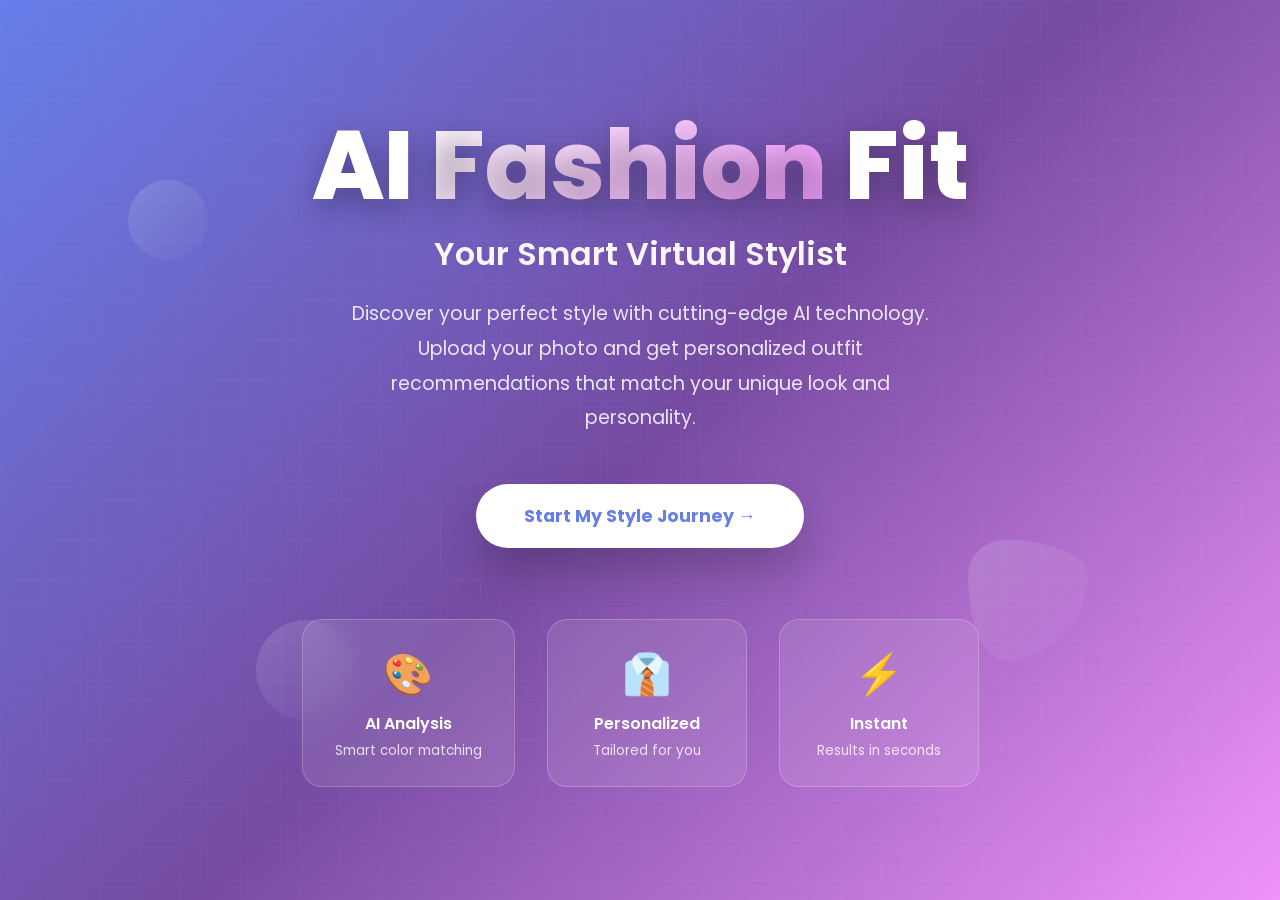
<file: templates/index.html>
<!DOCTYPE html>
<html lang="en">
<head>
    <meta charset="UTF-8">
    <meta name="viewport" content="width=device-width, initial-scale=1.0">
    <title>AI Fashion Fit – Your Smart Stylist</title>
    <link href="https://cdn.jsdelivr.net/npm/bootstrap@5.3.0/dist/css/bootstrap.min.css" rel="stylesheet">
    <link href="https://fonts.googleapis.com/css2?family=Poppins:wght@300;400;600;700;800&display=swap" rel="stylesheet">
    <style>
        * {
            margin: 0;
            padding: 0;
            box-sizing: border-box;
        }
        
        body {
            font-family: 'Poppins', sans-serif;
            overflow-x: hidden;
            background: #0a0a0a;
        }
        
        .hero-section {
            position: relative;
            min-height: 100vh;
            display: flex;
            align-items: center;
            justify-content: center;
            background: linear-gradient(135deg, #667eea 0%, #764ba2 50%, #f093fb 100%);
            overflow: hidden;
        }
        
        .hero-section::before {
            content: '';
            position: absolute;
            top: 0;
            left: 0;
            right: 0;
            bottom: 0;
            background: url('data:image/svg+xml,<svg width="100" height="100" xmlns="http://www.w3.org/2000/svg"><defs><pattern id="grid" width="40" height="40" patternUnits="userSpaceOnUse"><path d="M 40 0 L 0 0 0 40" fill="none" stroke="rgba(255,255,255,0.05)" stroke-width="1"/></pattern></defs><rect width="100" height="100" fill="url(%23grid)"/></svg>');
            animation: gridMove 20s linear infinite;
        }
        
        @keyframes gridMove {
            0% { transform: translate(0, 0); }
            100% { transform: translate(40px, 40px); }
        }
        
        .floating-shapes {
            position: absolute;
            width: 100%;
            height: 100%;
            overflow: hidden;
            z-index: 1;
        }
        
        .shape {
            position: absolute;
            opacity: 0.15;
            animation: float 20s infinite;
        }
        
        .shape:nth-child(1) {
            width: 80px;
            height: 80px;
            background: linear-gradient(135deg, #fff, transparent);
            border-radius: 50%;
            top: 20%;
            left: 10%;
            animation-delay: 0s;
        }
        
        .shape:nth-child(2) {
            width: 120px;
            height: 120px;
            background: linear-gradient(135deg, #fff, transparent);
            border-radius: 30% 70% 70% 30% / 30% 30% 70% 70%;
            top: 60%;
            right: 15%;
            animation-delay: 2s;
        }
        
        .shape:nth-child(3) {
            width: 100px;
            height: 100px;
            background: linear-gradient(135deg, #fff, transparent);
            border-radius: 50%;
            bottom: 20%;
            left: 20%;
            animation-delay: 4s;
        }
        
        @keyframes float {
            0%, 100% { transform: translateY(0) rotate(0deg); }
            50% { transform: translateY(-30px) rotate(180deg); }
        }
        
        .hero-content {
            position: relative;
            z-index: 10;
            text-align: center;
            padding: 2rem;
        }
        
        .hero-badge {
            display: inline-block;
            background: rgba(255, 255, 255, 0.2);
            backdrop-filter: blur(10px);
            padding: 0.5rem 1.5rem;
            border-radius: 50px;
            color: #fff;
            font-size: 0.9rem;
            font-weight: 600;
            margin-bottom: 2rem;
            border: 1px solid rgba(255, 255, 255, 0.3);
            animation: fadeInDown 1s ease;
        }
        
        .hero-title {
            font-size: clamp(3rem, 8vw, 6rem);
            font-weight: 800;
            color: #fff;
            margin-bottom: 1rem;
            line-height: 1.1;
            animation: fadeInUp 1s ease 0.2s both;
            text-shadow: 0 10px 30px rgba(0, 0, 0, 0.3);
        }
        
        .hero-title span {
            background: linear-gradient(135deg, #fff, #f093fb);
            -webkit-background-clip: text;
            -webkit-text-fill-color: transparent;
            background-clip: text;
        }
        
        .hero-subtitle {
            font-size: clamp(1.2rem, 3vw, 2rem);
            font-weight: 600;
            color: rgba(255, 255, 255, 0.95);
            margin-bottom: 1.5rem;
            animation: fadeInUp 1s ease 0.4s both;
        }
        
        .hero-description {
            font-size: clamp(1rem, 2vw, 1.2rem);
            color: rgba(255, 255, 255, 0.85);
            max-width: 600px;
            margin: 0 auto 3rem;
            line-height: 1.8;
            animation: fadeInUp 1s ease 0.6s both;
        }
        
        .cta-button {
            display: inline-block;
            background: #fff;
            color: #667eea;
            padding: 1.2rem 3rem;
            font-size: 1.1rem;
            font-weight: 700;
            border-radius: 50px;
            text-decoration: none;
            transition: all 0.4s cubic-bezier(0.175, 0.885, 0.32, 1.275);
            box-shadow: 0 20px 40px rgba(0, 0, 0, 0.2);
            animation: fadeInUp 1s ease 0.8s both;
            position: relative;
            overflow: hidden;
        }
        
        .cta-button::before {
            content: '';
            position: absolute;
            top: 0;
            left: -100%;
            width: 100%;
            height: 100%;
            background: linear-gradient(90deg, transparent, rgba(255, 255, 255, 0.3), transparent);
            transition: left 0.5s;
        }
        
        .cta-button:hover::before {
            left: 100%;
        }
        
        .cta-button:hover {
            transform: translateY(-5px) scale(1.05);
            box-shadow: 0 25px 50px rgba(0, 0, 0, 0.3);
            color: #667eea;
        }
        
        .features-row {
            display: flex;
            gap: 2rem;
            justify-content: center;
            margin-top: 4rem;
            flex-wrap: wrap;
            animation: fadeInUp 1s ease 1s both;
        }
        
        .feature-card {
            background: rgba(255, 255, 255, 0.1);
            backdrop-filter: blur(10px);
            border: 1px solid rgba(255, 255, 255, 0.2);
            border-radius: 20px;
            padding: 1.5rem 2rem;
            color: #fff;
            transition: all 0.3s ease;
            min-width: 200px;
        }
        
        .feature-card:hover {
            background: rgba(255, 255, 255, 0.15);
            transform: translateY(-5px);
        }
        
        .feature-icon {
            font-size: 2.5rem;
            margin-bottom: 0.5rem;
        }
        
        .feature-title {
            font-size: 1rem;
            font-weight: 600;
            margin-bottom: 0.3rem;
        }
        
        .feature-text {
            font-size: 0.85rem;
            opacity: 0.8;
        }
        
        @keyframes fadeInDown {
            from {
                opacity: 0;
                transform: translateY(-30px);
            }
            to {
                opacity: 1;
                transform: translateY(0);
            }
        }
        
        @keyframes fadeInUp {
            from {
                opacity: 0;
                transform: translateY(30px);
            }
            to {
                opacity: 1;
                transform: translateY(0);
            }
        }
        
        @media (max-width: 768px) {
            .hero-content {
                padding: 1rem;
            }
            
            .features-row {
                gap: 1rem;
            }
            
            .feature-card {
                min-width: 150px;
                padding: 1rem 1.5rem;
            }
        }
    </style>
</head>
<body>
    <div class="hero-section">
        <div class="floating-shapes">
            <div class="shape"></div>
            <div class="shape"></div>
            <div class="shape"></div>
        </div>
        
        <div class="hero-content">
            
            
            <h1 class="hero-title">
                AI <span>Fashion</span> Fit
            </h1>
            
            <h2 class="hero-subtitle">Your Smart Virtual Stylist</h2>
            
            <p class="hero-description">
                Discover your perfect style with cutting-edge AI technology. 
                Upload your photo and get personalized outfit recommendations 
                that match your unique look and personality.
            </p>
            
            <a href="/profile.html" class="cta-button">
                Start My Style Journey →
            </a>
            
            <div class="features-row">
                <div class="feature-card">
                    <div class="feature-icon">🎨</div>
                    <div class="feature-title">AI Analysis</div>
                    <div class="feature-text">Smart color matching</div>
                </div>
                <div class="feature-card">
                    <div class="feature-icon">👔</div>
                    <div class="feature-title">Personalized</div>
                    <div class="feature-text">Tailored for you</div>
                </div>
                <div class="feature-card">
                    <div class="feature-icon">⚡</div>
                    <div class="feature-title">Instant</div>
                    <div class="feature-text">Results in seconds</div>
                </div>
            </div>
        </div>
    </div>
    
    <script src="https://cdn.jsdelivr.net/npm/bootstrap@5.3.0/dist/js/bootstrap.bundle.min.js"></script>
</body>
</html>
</file>
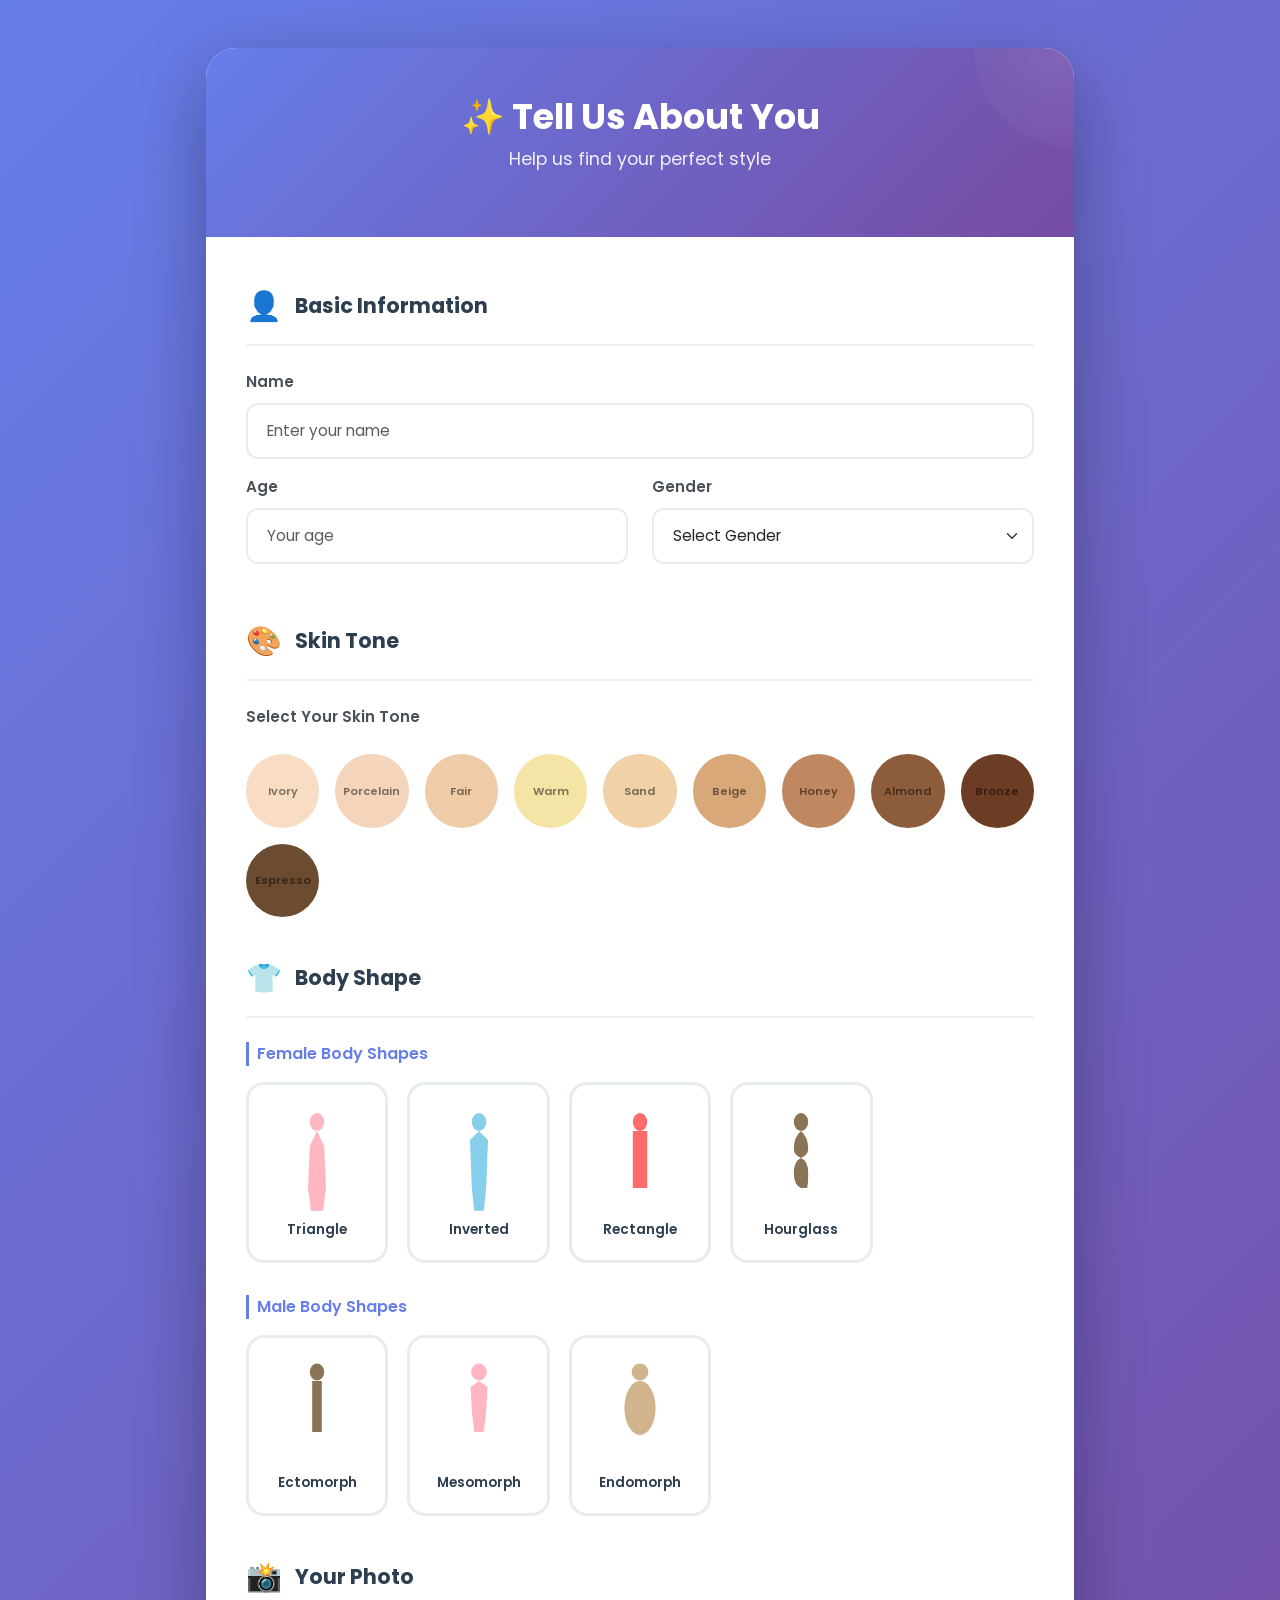
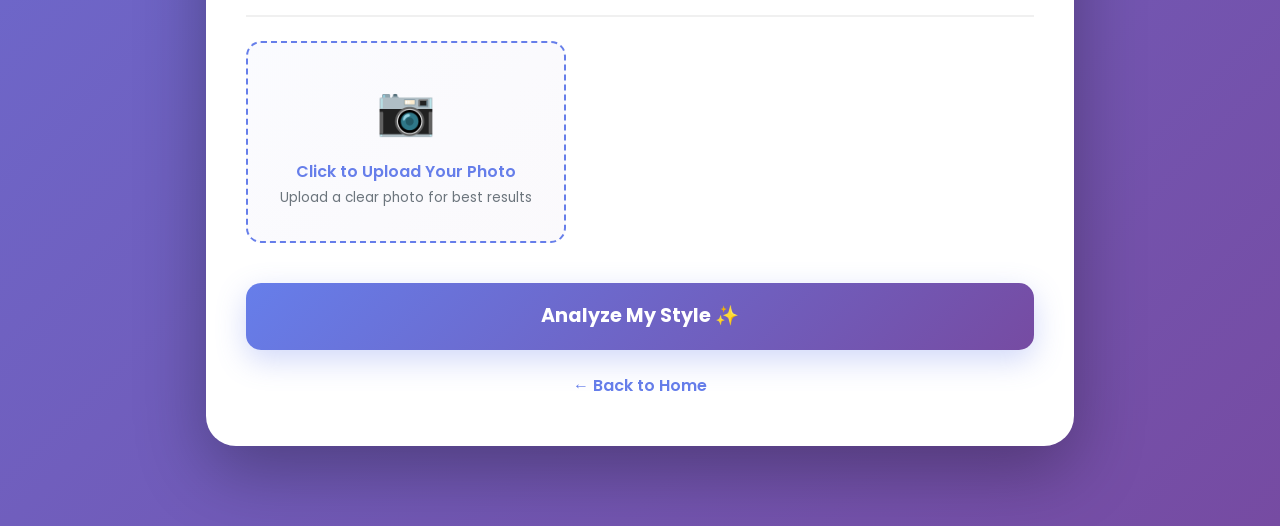
<file: templates/profile.html>
<!DOCTYPE html>
<html lang="en">
<head>
    <meta charset="UTF-8">
    <meta name="viewport" content="width=device-width, initial-scale=1.0">
    <title>Your Profile – AI Fashion Fit</title>
    <link href="https://cdn.jsdelivr.net/npm/bootstrap@5.3.0/dist/css/bootstrap.min.css" rel="stylesheet">
    <link href="https://fonts.googleapis.com/css2?family=Poppins:wght@300;400;600;700&display=swap" rel="stylesheet">
    <style>
        * {
            margin: 0;
            padding: 0;
            box-sizing: border-box;
        }
        
        body {
            font-family: 'Poppins', sans-serif;
            background: linear-gradient(135deg, #667eea 0%, #764ba2 100%);
            min-height: 100vh;
            padding: 3rem 0;
        }
        
        .profile-container {
            max-width: 900px;
            margin: 0 auto;
            padding: 0 1rem;
            animation: fadeIn 0.6s ease;
        }
        
        @keyframes fadeIn {
            from { opacity: 0; transform: translateY(20px); }
            to { opacity: 1; transform: translateY(0); }
        }
        
        .profile-card {
            background: #fff;
            border-radius: 30px;
            box-shadow: 0 25px 70px rgba(0, 0, 0, 0.3);
            overflow: hidden;
            margin-bottom: 2rem;
        }
        
        .profile-header {
            background: linear-gradient(135deg, #667eea, #764ba2);
            padding: 3rem 2rem;
            text-align: center;
            color: #fff;
            position: relative;
            overflow: hidden;
        }
        
        .profile-header::before {
            content: '';
            position: absolute;
            width: 200px;
            height: 200px;
            background: radial-gradient(circle, rgba(255,255,255,0.1), transparent);
            border-radius: 50%;
            top: -100px;
            right: -100px;
        }
        
        .profile-header h2 {
            font-size: 2.2rem;
            font-weight: 700;
            margin-bottom: 0.5rem;
            position: relative;
        }
        
        .profile-header p {
            font-size: 1.1rem;
            opacity: 0.9;
            position: relative;
        }
        
        .profile-body {
            padding: 3rem 2.5rem;
        }
        
        .form-section {
            margin-bottom: 2.5rem;
        }
        
        .section-header {
            display: flex;
            align-items: center;
            gap: 0.8rem;
            margin-bottom: 1.5rem;
            padding-bottom: 1rem;
            border-bottom: 2px solid #f0f0f0;
        }
        
        .section-icon {
            font-size: 1.8rem;
        }
        
        .section-title {
            font-size: 1.3rem;
            font-weight: 700;
            color: #2c3e50;
            margin: 0;
        }
        
        .form-label {
            font-weight: 600;
            color: #495057;
            margin-bottom: 0.6rem;
            font-size: 0.95rem;
        }
        
        .form-control, .form-select {
            border-radius: 12px;
            padding: 0.9rem 1.2rem;
            border: 2px solid #e9ecef;
            transition: all 0.3s ease;
            font-size: 0.95rem;
        }
        
        .form-control:focus, .form-select:focus {
            border-color: #667eea;
            box-shadow: 0 0 0 0.2rem rgba(102, 126, 234, 0.15);
        }
        
        .skin-tone-grid {
            display: grid;
            grid-template-columns: repeat(auto-fill, minmax(70px, 1fr));
            gap: 1rem;
            margin-top: 1rem;
        }
        
        .skin-tone-option {
            position: relative;
            cursor: pointer;
        }
        
        .skin-tone-circle {
            width: 100%;
            aspect-ratio: 1;
            border-radius: 50%;
            border: 3px solid transparent;
            transition: all 0.3s ease;
            display: flex;
            align-items: center;
            justify-content: center;
            font-size: 0.7rem;
            color: rgba(0,0,0,0.5);
            font-weight: 600;
            position: relative;
        }
        
        .skin-tone-option input[type="radio"] {
            position: absolute;
            opacity: 0;
        }
        
        .skin-tone-option input[type="radio"]:checked + .skin-tone-circle {
            border-color: #667eea;
            box-shadow: 0 0 0 4px rgba(102, 126, 234, 0.15);
            transform: scale(1.15);
        }
        
        .skin-tone-option input[type="radio"]:checked + .skin-tone-circle::after {
            content: '✓';
            position: absolute;
            top: 50%;
            left: 50%;
            transform: translate(-50%, -50%);
            font-size: 1.5rem;
            color: #667eea;
            text-shadow: 0 0 3px rgba(255, 255, 255, 0.8);
        }
        
        .skin-tone-circle:hover {
            transform: scale(1.08);
            box-shadow: 0 4px 12px rgba(0, 0, 0, 0.15);
        }
        
        .body-shape-grid {
            display: grid;
            grid-template-columns: repeat(auto-fill, minmax(130px, 1fr));
            gap: 1.2rem;
            margin-top: 1rem;
        }
        
        .body-shape-option {
            position: relative;
            cursor: pointer;
        }
        
        .body-shape-card {
            border: 3px solid #e9ecef;
            border-radius: 18px;
            padding: 1.2rem 0.8rem;
            transition: all 0.3s ease;
            background: #fff;
            text-align: center;
            height: 100%;
        }
        
        .body-shape-option input[type="radio"] {
            position: absolute;
            opacity: 0;
        }
        
        .body-shape-option input[type="radio"]:checked + .body-shape-card {
            border-color: #667eea;
            background: linear-gradient(135deg, rgba(102, 126, 234, 0.08), rgba(118, 75, 162, 0.08));
            box-shadow: 0 8px 25px rgba(102, 126, 234, 0.25);
            transform: translateY(-5px);
        }
        
        .body-shape-card:hover {
            border-color: #a8b3ea;
            transform: translateY(-3px);
            box-shadow: 0 6px 20px rgba(102, 126, 234, 0.15);
        }
        
        .body-shape-svg {
            margin-bottom: 0.5rem;
        }
        
        .body-shape-label {
            font-size: 0.85rem;
            font-weight: 600;
            color: #2c3e50;
        }
        
        .subsection {
            margin-bottom: 2rem;
        }
        
        .subsection-title {
            font-size: 1rem;
            font-weight: 600;
            color: #667eea;
            margin-bottom: 1rem;
            padding-left: 0.5rem;
            border-left: 3px solid #667eea;
        }
        
        .file-upload-wrapper {
            position: relative;
            border: 2px dashed #667eea;
            border-radius: 15px;
            padding: 2rem;
            text-align: center;
            background: linear-gradient(135deg, rgba(102, 126, 234, 0.03), rgba(118, 75, 162, 0.03));
            transition: all 0.3s ease;
            cursor: pointer;
        }
        
        .file-upload-wrapper:hover {
            border-color: #764ba2;
            background: linear-gradient(135deg, rgba(102, 126, 234, 0.08), rgba(118, 75, 162, 0.08));
        }
        
        .file-upload-icon {
            font-size: 3rem;
            margin-bottom: 0.8rem;
        }
        
        .file-upload-text {
            color: #667eea;
            font-weight: 600;
            margin-bottom: 0.3rem;
        }
        
        .file-upload-subtext {
            color: #6c757d;
            font-size: 0.85rem;
        }
        
        .submit-button {
            background: linear-gradient(135deg, #667eea, #764ba2);
            border: none;
            border-radius: 15px;
            padding: 1.2rem 2rem;
            font-size: 1.2rem;
            font-weight: 700;
            color: #fff;
            width: 100%;
            transition: all 0.4s ease;
            box-shadow: 0 10px 30px rgba(102, 126, 234, 0.3);
            position: relative;
            overflow: hidden;
        }
        
        .submit-button::before {
            content: '';
            position: absolute;
            top: 50%;
            left: 50%;
            width: 0;
            height: 0;
            border-radius: 50%;
            background: rgba(255, 255, 255, 0.2);
            transform: translate(-50%, -50%);
            transition: width 0.6s, height 0.6s;
        }
        
        .submit-button:hover::before {
            width: 400px;
            height: 400px;
        }
        
        .submit-button:hover {
            transform: translateY(-3px);
            box-shadow: 0 15px 40px rgba(102, 126, 234, 0.4);
        }
        
        .submit-button span {
            position: relative;
            z-index: 1;
        }
        
        .back-link {
            text-align: center;
            margin-top: 1.5rem;
        }
        
        .back-link a {
            color: #667eea;
            text-decoration: none;
            font-weight: 600;
            transition: all 0.3s ease;
        }
        
        .back-link a:hover {
            color: #764ba2;
        }
        
        @media (max-width: 768px) {
            .profile-body {
                padding: 2rem 1.5rem;
            }
            
            .profile-header {
                padding: 2rem 1.5rem;
            }
            
            .profile-header h2 {
                font-size: 1.8rem;
            }
            
            .skin-tone-grid {
                grid-template-columns: repeat(auto-fill, minmax(60px, 1fr));
                gap: 0.8rem;
            }
            
            .body-shape-grid {
                grid-template-columns: repeat(auto-fill, minmax(110px, 1fr));
            }
        }
        .submit-button.loading {
            position: relative;
            pointer-events: none;
            opacity: 0.8;
        }

        .submit-button.loading span {
            visibility: hidden;
        }

        .submit-button.loading::after {
            content: "";
            position: absolute;
            top: 50%;
            left: 50%;
            width: 28px;
            height: 28px;
            border: 3px solid rgba(255, 255, 255, 0.5);
            border-top-color: #fff;
            border-radius: 50%;
            transform: translate(-50%, -50%);
            animation: spin 0.8s linear infinite;
        }

        @keyframes spin {
            0% { transform: translate(-50%, -50%) rotate(0deg); }
            100% { transform: translate(-50%, -50%) rotate(360deg); }
        }
    </style>
</head>
<body>
    <div class="profile-container">
        <div class="profile-card">
            <div class="profile-header">
                <h2>✨ Tell Us About You</h2>
                <p>Help us find your perfect style</p>
            </div>
            
            <div class="profile-body">
                <form action="https://ai-fashionfit-hnejdadkg6dzbndz.centralindia-01.azurewebsites.net/analyze" method="POST" enctype="multipart/form-data">
                    <div class="form-section">
                        <div class="section-header">
                            <span class="section-icon">👤</span>
                            <h3 class="section-title">Basic Information</h3>
                        </div>
                        
                        <div class="mb-3">
                            <label for="name" class="form-label">Name</label>
                            <input type="text" class="form-control" id="name" name="name" placeholder="Enter your name" required>
                        </div>
                        
                        <div class="row">
                            <div class="col-md-6 mb-3">
                                <label for="age" class="form-label">Age</label>
                                <input type="number" class="form-control" id="age" name="age" min="13" max="100" placeholder="Your age" required>
                            </div>
                            
                            <div class="col-md-6 mb-3">
                                <label for="gender" class="form-label">Gender</label>
                                <select class="form-select" id="gender" name="gender" required>
                                    <option value="">Select Gender</option>
                                    <option value="Male">Male</option>
                                    <option value="Female">Female</option>
                                    <option value="Non-binary">Non-binary</option>
                                </select>
                            </div>
                        </div>
                    </div>
                    
                    <div class="form-section">
                        <div class="section-header">
                            <span class="section-icon">🎨</span>
                            <h3 class="section-title">Skin Tone</h3>
                        </div>
                        
                        <label class="form-label">Select Your Skin Tone</label>
                        <div class="skin-tone-grid">
                            <label class="skin-tone-option">
                                <input type="radio" name="skin_tone" value="Ivory" required>
                                <div class="skin-tone-circle" style="background-color: #f8dcc4;">Ivory</div>
                            </label>
                            <label class="skin-tone-option">
                                <input type="radio" name="skin_tone" value="Porcelain">
                                <div class="skin-tone-circle" style="background-color: #f4d5bc;">Porcelain</div>
                            </label>
                            <label class="skin-tone-option">
                                <input type="radio" name="skin_tone" value="Fair">
                                <div class="skin-tone-circle" style="background-color: #f0cba8;">Fair</div>
                            </label>
                            <label class="skin-tone-option">
                                <input type="radio" name="skin_tone" value="Warm">
                                <div class="skin-tone-circle" style="background-color: #f4e4a6;">Warm</div>
                            </label>
                            <label class="skin-tone-option">
                                <input type="radio" name="skin_tone" value="Sand">
                                <div class="skin-tone-circle" style="background-color: #f0d1a8;">Sand</div>
                            </label>
                            <label class="skin-tone-option">
                                <input type="radio" name="skin_tone" value="Beige">
                                <div class="skin-tone-circle" style="background-color: #d8a878;">Beige</div>
                            </label>
                            <label class="skin-tone-option">
                                <input type="radio" name="skin_tone" value="Honey">
                                <div class="skin-tone-circle" style="background-color: #c08860;">Honey</div>
                            </label>
                            <label class="skin-tone-option">
                                <input type="radio" name="skin_tone" value="Almond">
                                <div class="skin-tone-circle" style="background-color: #8c5c3c;">Almond</div>
                            </label>
                            <label class="skin-tone-option">
                                <input type="radio" name="skin_tone" value="Bronze">
                                <div class="skin-tone-circle" style="background-color: #6c3c24;">Bronze</div>
                            </label>
                            <label class="skin-tone-option">
                                <input type="radio" name="skin_tone" value="Espresso">
                                <div class="skin-tone-circle" style="background-color: #6c4c30;">Espresso</div>
                            </label>
                        </div>
                    </div>
                    
                    <div class="form-section">
                        <div class="section-header">
                            <span class="section-icon">👕</span>
                            <h3 class="section-title">Body Shape</h3>
                        </div>
                        
                        <div class="subsection">
                            <div class="subsection-title">Female Body Shapes</div>
                            <div class="body-shape-grid">
                                <label class="body-shape-option">
                                    <input type="radio" name="body_shape" value="Triangle" required>
                                    <div class="body-shape-card">
                                        <svg class="body-shape-svg" viewBox="0 0 100 180" style="width: 60px; height: 108px;">
                                            <ellipse cx="50" cy="30" rx="12" ry="15" fill="#FFB6C1"/>
                                            <path d="M 50 45 L 38 70 L 35 140 L 40 178 L 60 178 L 65 140 L 62 70 Z" fill="#FFB6C1"/>
                                        </svg>
                                        <div class="body-shape-label">Triangle</div>
                                    </div>
                                </label>
                                <label class="body-shape-option">
                                    <input type="radio" name="body_shape" value="Inverted Triangle">
                                    <div class="body-shape-card">
                                        <svg class="body-shape-svg" viewBox="0 0 100 180" style="width: 60px; height: 108px;">
                                            <ellipse cx="50" cy="30" rx="12" ry="15" fill="#87CEEB"/>
                                            <path d="M 50 45 L 65 60 L 62 140 L 58 178 L 42 178 L 38 140 L 35 60 Z" fill="#87CEEB"/>
                                        </svg>
                                        <div class="body-shape-label">Inverted</div>
                                    </div>
                                </label>
                                <label class="body-shape-option">
                                    <input type="radio" name="body_shape" value="Rectangle">
                                    <div class="body-shape-card">
                                        <svg class="body-shape-svg" viewBox="0 0 100 180" style="width: 60px; height: 108px;">
                                            <ellipse cx="50" cy="30" rx="12" ry="15" fill="#FF6B6B"/>
                                            <rect x="38" y="45" width="24" height="95" fill="#FF6B6B"/>
                                        </svg>
                                        <div class="body-shape-label">Rectangle</div>
                                    </div>
                                </label>
                                <label class="body-shape-option">
                                    <input type="radio" name="body_shape" value="Hourglass">
                                    <div class="body-shape-card">
                                        <svg class="body-shape-svg" viewBox="0 0 100 180" style="width: 60px; height: 108px;">
                                            <ellipse cx="50" cy="30" rx="12" ry="15" fill="#8B7355"/>
                                            <path d="M 50 45 Q 62 55 62 75 Q 62 85 50 90 Q 38 85 38 75 Q 38 55 50 45 Z M 50 90 Q 38 95 38 115 Q 38 135 50 140 L 60 140 Q 62 135 62 115 Q 62 95 50 90 Z" fill="#8B7355"/>
                                        </svg>
                                        <div class="body-shape-label">Hourglass</div>
                                    </div>
                                </label>
                            </div>
                        </div>
                        
                        <div class="subsection">
                            <div class="subsection-title">Male Body Shapes</div>
                            <div class="body-shape-grid">
                                <label class="body-shape-option">
                                    <input type="radio" name="body_shape" value="Ectomorph">
                                    <div class="body-shape-card">
                                        <svg class="body-shape-svg" viewBox="0 0 100 180" style="width: 60px; height: 108px;">
                                            <ellipse cx="50" cy="25" rx="12" ry="14" fill="#8B7355"/>
                                            <rect x="42" y="40" width="16" height="85" fill="#8B7355"/>
                                        </svg>
                                        <div class="body-shape-label">Ectomorph</div>
                                    </div>
                                </label>
                                <label class="body-shape-option">
                                    <input type="radio" name="body_shape" value="Mesomorph">
                                    <div class="body-shape-card">
                                        <svg class="body-shape-svg" viewBox="0 0 100 180" style="width: 60px; height: 108px;">
                                            <ellipse cx="50" cy="25" rx="13" ry="14" fill="#FFB6C1"/>
                                            <path d="M 50 40 L 64 50 L 62 90 L 58 125 L 42 125 L 38 90 L 36 50 Z" fill="#FFB6C1"/>
                                        </svg>
                                        <div class="body-shape-label">Mesomorph</div>
                                    </div>
                                </label>
                                <label class="body-shape-option">
                                    <input type="radio" name="body_shape" value="Endomorph">
                                    <div class="body-shape-card">
                                        <svg class="body-shape-svg" viewBox="0 0 100 180" style="width: 60px; height: 108px;">
                                            <ellipse cx="50" cy="25" rx="14" ry="14" fill="#D2B48C"/>
                                            <ellipse cx="50" cy="85" rx="26" ry="45" fill="#D2B48C"/>
                                        </svg>
                                        <div class="body-shape-label">Endomorph</div>
                                    </div>
                                </label>
                            </div>
                        </div>
                    </div>
                    
                    <div class="form-section">
                        <div class="section-header">
                            <span class="section-icon">📸</span>
                            <h3 class="section-title">Your Photo</h3>
                        </div>
                        
                        <label for="photo" class="file-upload-wrapper">
                            <input type="file" id="photo" name="photo" accept="image/*" required style="display: none;">
                            <div class="file-upload-icon">📷</div>
                            <div class="file-upload-text">Click to Upload Your Photo</div>
                            <div class="file-upload-subtext">Upload a clear photo for best results</div>
                        </label>
                    </div>
                    
                    <button type="submit" class="submit-button">
                        <span>Analyze My Style ✨</span>
                    </button>
                </form>
                
                <div class="back-link">
                    <a href="/">← Back to Home</a>
                </div>
            </div>
        </div>
    </div>
    
    <script>
        document.getElementById('photo').addEventListener('change', function(e) {
            const wrapper = e.target.parentElement;
            const fileName = e.target.files[0]?.name;
            if (fileName) {
                wrapper.querySelector('.file-upload-text').textContent = fileName;
                wrapper.querySelector('.file-upload-icon').textContent = '✅';
                wrapper.style.borderColor = '#28a745';
            }
        });
    </script>
    <script>
    document.querySelector('form').addEventListener('submit', function(e) {
        const button = document.querySelector('.submit-button');
        button.classList.add('loading');
        button.disabled = true;
        button.querySelector('span').textContent = 'Analyzing...';
    });
    </script>
    
    <script src="https://cdn.jsdelivr.net/npm/bootstrap@5.3.0/dist/js/bootstrap.bundle.min.js"></script>
</body>
</html>
</file>
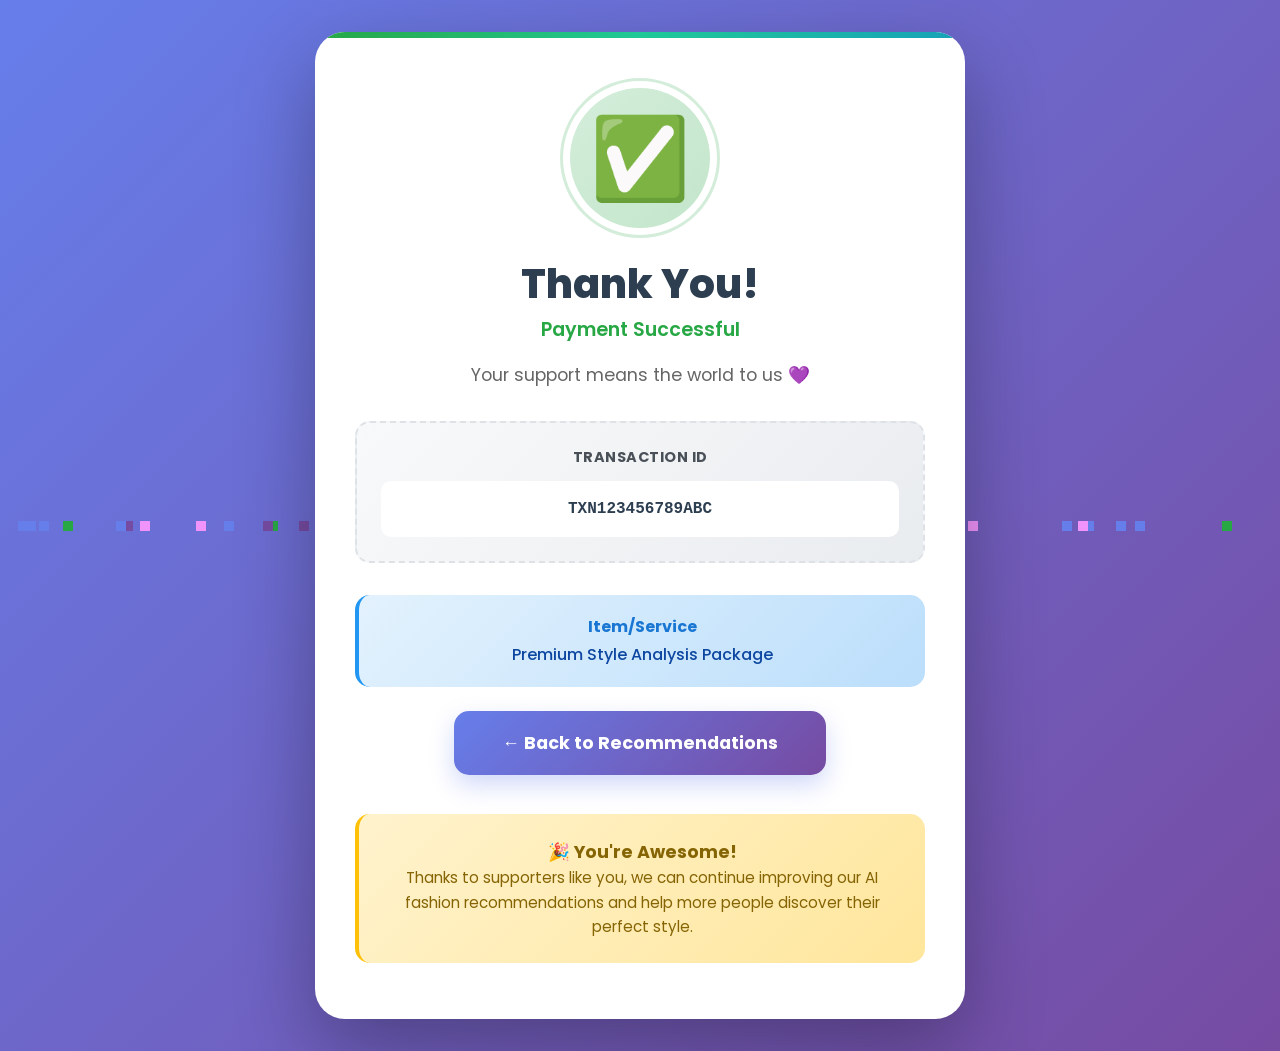
<file: templates/thankyou1.html>
<!DOCTYPE html>
<html lang="en">
<head>
    <meta charset="UTF-8">
    <meta name="viewport" content="width=device-width, initial-scale=1.0">
    <title>Thank You – AI Fashion Fit</title>
    <link href="https://cdn.jsdelivr.net/npm/bootstrap@5.3.0/dist/css/bootstrap.min.css" rel="stylesheet">
    <link href="https://fonts.googleapis.com/css2?family=Poppins:wght@300;400;600;700;800&display=swap" rel="stylesheet">
    <style>
        * {
            margin: 0;
            padding: 0;
            box-sizing: border-box;
        }
        
        body {
            font-family: 'Poppins', sans-serif;
            background: linear-gradient(135deg, #667eea 0%, #764ba2 100%);
            min-height: 100vh;
            display: flex;
            align-items: center;
            justify-content: center;
            padding: 2rem 1rem;
            position: relative;
            overflow: hidden;
        }
        
        .confetti {
            position: absolute;
            width: 10px;
            height: 10px;
            background: #fff;
            animation: confettiFall 3s linear infinite;
        }
        
        @keyframes confettiFall {
            to {
                transform: translateY(100vh) rotate(360deg);
                opacity: 0;
            }
        }
        
        .thank-you-container {
            position: relative;
            z-index: 10;
            max-width: 650px;
            width: 100%;
            animation: zoomIn 0.8s cubic-bezier(0.175, 0.885, 0.32, 1.275);
        }
        
        @keyframes zoomIn {
            from {
                opacity: 0;
                transform: scale(0.8);
            }
            to {
                opacity: 1;
                transform: scale(1);
            }
        }
        
        .thank-card {
            background: #fff;
            border-radius: 30px;
            box-shadow: 0 30px 80px rgba(0, 0, 0, 0.3);
            padding: 3.5rem 2.5rem;
            text-align: center;
            position: relative;
            overflow: hidden;
        }
        
        .thank-card::before {
            content: '';
            position: absolute;
            top: 0;
            left: 0;
            right: 0;
            height: 6px;
            background: linear-gradient(90deg, #28a745, #20c997, #17a2b8);
        }
        
        .success-icon-wrapper {
            width: 140px;
            height: 140px;
            margin: 0 auto 2rem;
            background: linear-gradient(135deg, #d4edda, #c3e6cb);
            border-radius: 50%;
            display: flex;
            align-items: center;
            justify-content: center;
            position: relative;
            animation: iconPop 1s ease;
        }
        
        @keyframes iconPop {
            0% { transform: scale(0); }
            50% { transform: scale(1.2); }
            100% { transform: scale(1); }
        }
        
        .success-icon-wrapper::after {
            content: '';
            position: absolute;
            width: 160px;
            height: 160px;
            border: 3px solid rgba(40, 167, 69, 0.2);
            border-radius: 50%;
            animation: ripple 2s ease-out infinite;
        }
        
        @keyframes ripple {
            0% {
                transform: scale(1);
                opacity: 1;
            }
            100% {
                transform: scale(1.3);
                opacity: 0;
            }
        }
        
        .success-icon {
            font-size: 5rem;
            position: relative;
            z-index: 1;
        }
        
        h1 {
            font-size: 2.5rem;
            font-weight: 800;
            color: #2c3e50;
            margin-bottom: 0.5rem;
            animation: fadeInUp 0.8s ease 0.2s both;
        }
        
        .subtitle {
            font-size: 1.2rem;
            color: #28a745;
            font-weight: 600;
            margin-bottom: 1rem;
            animation: fadeInUp 0.8s ease 0.3s both;
        }
        
        .message {
            font-size: 1.1rem;
            color: #666;
            margin-bottom: 2rem;
            line-height: 1.6;
            animation: fadeInUp 0.8s ease 0.4s both;
        }
        
        @keyframes fadeInUp {
            from {
                opacity: 0;
                transform: translateY(20px);
            }
            to {
                opacity: 1;
                transform: translateY(0);
            }
        }
        
        .transaction-box {
            background: linear-gradient(135deg, #f8f9fa, #e9ecef);
            border-radius: 15px;
            padding: 1.5rem;
            margin: 2rem 0;
            border: 2px dashed #dee2e6;
            animation: fadeInUp 0.8s ease 0.5s both;
        }
        
        .transaction-box strong {
            color: #495057;
            display: block;
            margin-bottom: 0.8rem;
            font-size: 0.9rem;
            text-transform: uppercase;
            letter-spacing: 0.5px;
        }
        
        .transaction-id {
            font-family: 'Courier New', monospace;
            font-size: 1rem;
            color: #2c3e50;
            font-weight: 600;
            word-break: break-all;
            background: #fff;
            padding: 1rem;
            border-radius: 10px;
        }
        
        .outfit-info {
            background: linear-gradient(135deg, #e3f2fd, #bbdefb);
            padding: 1.2rem;
            border-radius: 15px;
            margin: 1.5rem 0;
            border-left: 4px solid #2196f3;
            animation: fadeInUp 0.8s ease 0.6s both;
        }
        
        .outfit-info strong {
            color: #1976d2;
            display: block;
            margin-bottom: 0.3rem;
        }
        
        .outfit-info p {
            color: #0d47a1;
            margin: 0;
            font-weight: 500;
        }
        
        .btn-home {
            background: linear-gradient(135deg, #667eea, #764ba2);
            color: #fff;
            border: none;
            border-radius: 15px;
            padding: 1.2rem 3rem;
            font-size: 1.1rem;
            font-weight: 700;
            transition: all 0.4s ease;
            box-shadow: 0 10px 25px rgba(102, 126, 234, 0.3);
            text-decoration: none;
            display: inline-block;
            animation: fadeInUp 0.8s ease 0.7s both;
            position: relative;
            overflow: hidden;
        }
        
        .btn-home::before {
            content: '';
            position: absolute;
            top: 50%;
            left: 50%;
            width: 0;
            height: 0;
            border-radius: 50%;
            background: rgba(255, 255, 255, 0.2);
            transform: translate(-50%, -50%);
            transition: width 0.6s, height 0.6s;
        }
        
        .btn-home:hover::before {
            width: 300px;
            height: 300px;
        }
        
        .btn-home:hover {
            transform: translateY(-5px);
            box-shadow: 0 15px 35px rgba(102, 126, 234, 0.4);
            color: #fff;
        }
        
        .btn-home span {
            position: relative;
            z-index: 1;
        }
        
        .appreciation {
            margin-top: 2rem;
            padding: 1.5rem;
            background: linear-gradient(135deg, #fff3cd, #ffe69c);
            border-radius: 15px;
            border-left: 4px solid #ffc107;
            animation: fadeInUp 0.8s ease 0.8s both;
        }
        
        .appreciation p {
            color: #856404;
            margin: 0;
            font-size: 0.95rem;
            line-height: 1.6;
        }
        
        .appreciation strong {
            color: #856404;
            font-size: 1.1rem;
        }
        
        @media (max-width: 768px) {
            .thank-card {
                padding: 2.5rem 1.5rem;
            }
            
            h1 {
                font-size: 2rem;
            }
            
            .success-icon {
                font-size: 4rem;
            }
            
            .btn-home {
                padding: 1rem 2rem;
                font-size: 1rem;
            }
        }
    </style>
</head>
<body>
    <div class="thank-you-container">
        <div class="thank-card">
            <div class="success-icon-wrapper">
                <div class="success-icon">✅</div>
            </div>
            
            <h1>Thank You!</h1>
            <p class="subtitle">Payment Successful</p>
            <p class="message">Your support means the world to us 💜</p>
            
            <div class="transaction-box">
                <strong>Transaction ID</strong>
                <div class="transaction-id">TXN123456789ABC</div>
            </div>
            
            <div class="outfit-info">
                <strong>Item/Service</strong>
                <p>Premium Style Analysis Package</p>
            </div>
            
            <a href="/recommendations" class="btn-home">
                <span>← Back to Recommendations</span>
            </a>
            
            <div class="appreciation">
                <p><strong>🎉 You're Awesome!</strong><br>
                Thanks to supporters like you, we can continue improving our AI fashion recommendations and help more people discover their perfect style.</p>
            </div>
        </div>
    </div>
    
    <script>
        // Create confetti effect
        function createConfetti() {
            for (let i = 0; i < 50; i++) {
                const confetti = document.createElement('div');
                confetti.className = 'confetti';
                confetti.style.left = Math.random() * 100 + '%';
                confetti.style.animationDelay = Math.random() * 3 + 's';
                confetti.style.backgroundColor = ['#667eea', '#764ba2', '#f093fb', '#28a745'][Math.floor(Math.random() * 4)];
                document.body.appendChild(confetti);
                
                setTimeout(() => confetti.remove(), 3000);
            }
        }
        
        createConfetti();
        setTimeout(createConfetti, 1500);
    </script>
    
    <script src="https://cdn.jsdelivr.net/npm/bootstrap@5.3.0/dist/js/bootstrap.bundle.min.js"></script>
</body>
</html>
</file>
